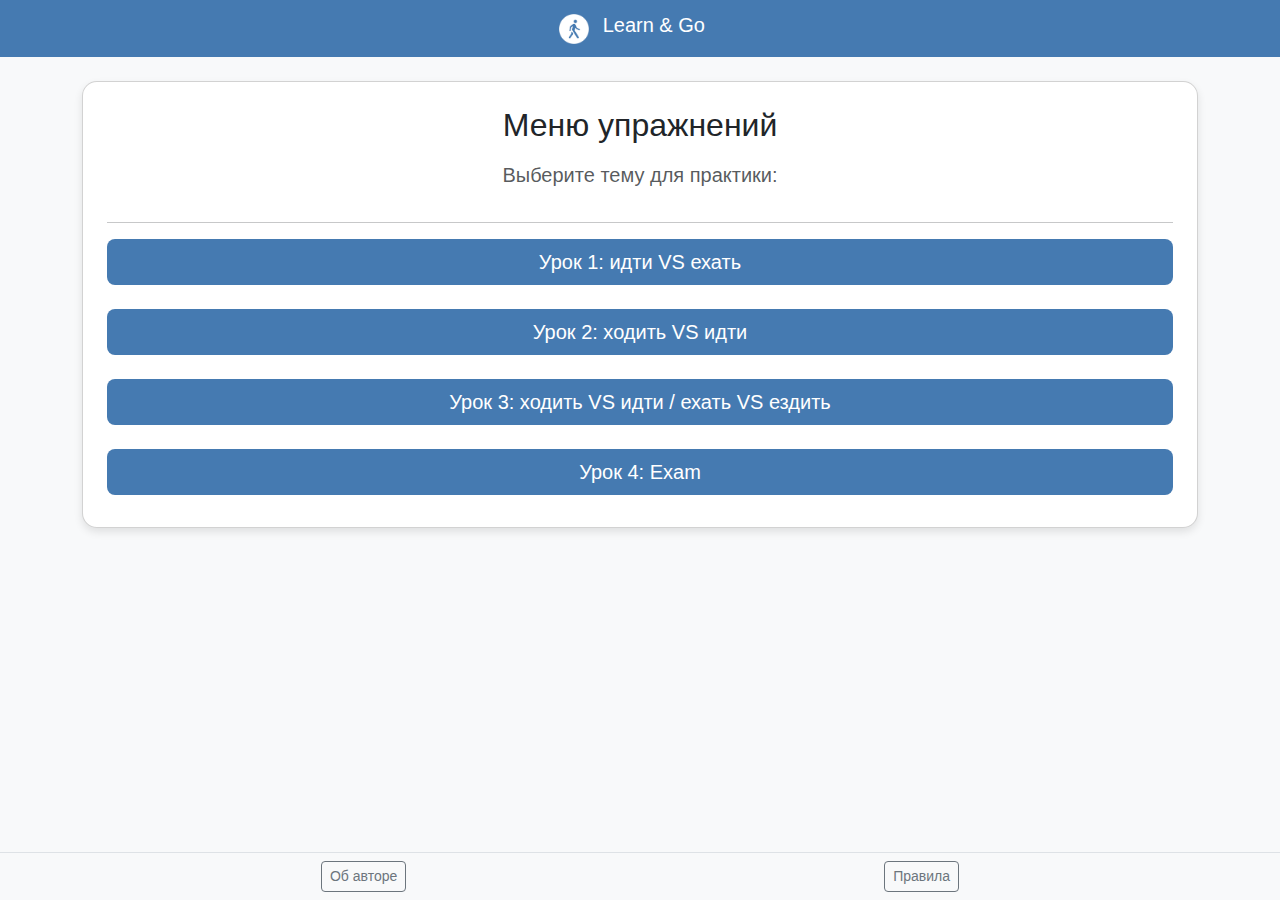
<file: index.html>
<!DOCTYPE html>
<html lang="ru">
<head>
    <meta charset="UTF-8">
    <meta name="viewport" content="width=device-width, initial-scale=1.0">
    <title>Learn & Go - Учим глаголы движения</title>
    
    <link href="https://cdn.jsdelivr.net/npm/bootstrap@5.3.0/dist/css/bootstrap.min.css" rel="stylesheet">
    
    <style>
        body { background-color: #f8f9fa; font-family: sans-serif; padding-bottom: 70px; }
        .navbar { background-color: #457ab1; }
        .card { border-radius: 15px; box-shadow: 0 4px 8px rgba(0,0,0,0.1); }
        .btn-primary { background-color: #457ab1; border: none; }
        .btn-primary:hover { background-color: #365f8a; }
    </style>
</head>
<body>

    <nav class="navbar navbar-dark mb-4">
        <div class="container justify-content-center">
            <span class="navbar-brand mb-0 h1">
                <img src="images/logo_hum.png" alt="Logo" width="30" class="d-inline-block align-text-top me-2">
                Learn & Go
            </span>
        </div>
    </nav>

 <div class="container text-center">
        <div id="main-menu" class="card p-4 mb-4">
            <h2 class="mb-3">Меню упражнений</h2>
            <p class="lead text-muted">Выберите тему для практики:</p>
            <hr>
            <div id="menu-buttons" class="d-grid gap-3">
                <p>Загрузка данных из data.js...</p>
            </div>
        </div>

        <div id="exercise-area" class="card p-4 d-none">
            <h3 id="upr-title" class="text-primary mb-4"></h3>
            
            <p id="upr-text" class="lead fs-2 my-4 fw-bold text-dark"></p>
            
            <div id="upr-buttons" class="d-grid gap-3">
            </div>
            
            <button class="btn btn-link mt-5 text-decoration-none" onclick="location.reload()">
                ← Вернуться к списку уроков
            </button>
        </div>
    </div>

        <div id="exercise-area" class="card p-4 d-none">
            <h3 id="upr-title" class="text-primary mb-4"></h3>
            <p id="upr-text" class="lead fs-3 my-4 fw-bold"></p>
            <div id="upr-buttons" class="d-grid gap-3">
                </div>
            <button class="btn btn-link mt-4" onclick="location.reload()">На главную</button>
        </div>
    </div>

    <footer class="fixed-bottom bg-light border-top p-2">
        <div class="container d-flex justify-content-around">
            <button class="btn btn-outline-secondary btn-sm">Об авторе</button>
            <button class="btn btn-outline-secondary btn-sm">Правила</button>
        </div>
    </footer>

    <script src="data.js"></script>

    <script>
        // Ждем полной загрузки страницы
        window.onload = function() {
            console.log("Скрипт меню запущен");
            const menuBox = document.getElementById('menu-buttons');
            
            if (typeof upr !== 'undefined') {
                menuBox.innerHTML = ''; 
                
                upr.forEach((item, index) => {
                    // 1. Берем заголовок из первого элемента массива (exver)
                    const title = item[0].exver; 
                    
                    const btn = document.createElement('button');
                    btn.className = 'btn btn-primary btn-lg mb-2';
                    btn.innerText = 'Урок ' + (index + 1) + ': ' + title;
                    
                    btn.onclick = function() {
                        if (typeof getupr === 'function') {
                            getupr(index + 1);
                        } else {
                            alert('Выбран: ' + title);
                        }
                    };
                    
                    menuBox.appendChild(btn);
                });
            } else {
                menuBox.innerHTML = '<p class="text-danger">Ошибка: данные upr не найдены в data.js</p>';
            }
        };
    </script>

    <script src="upr.js"></script>
</body>
</html>
</file>
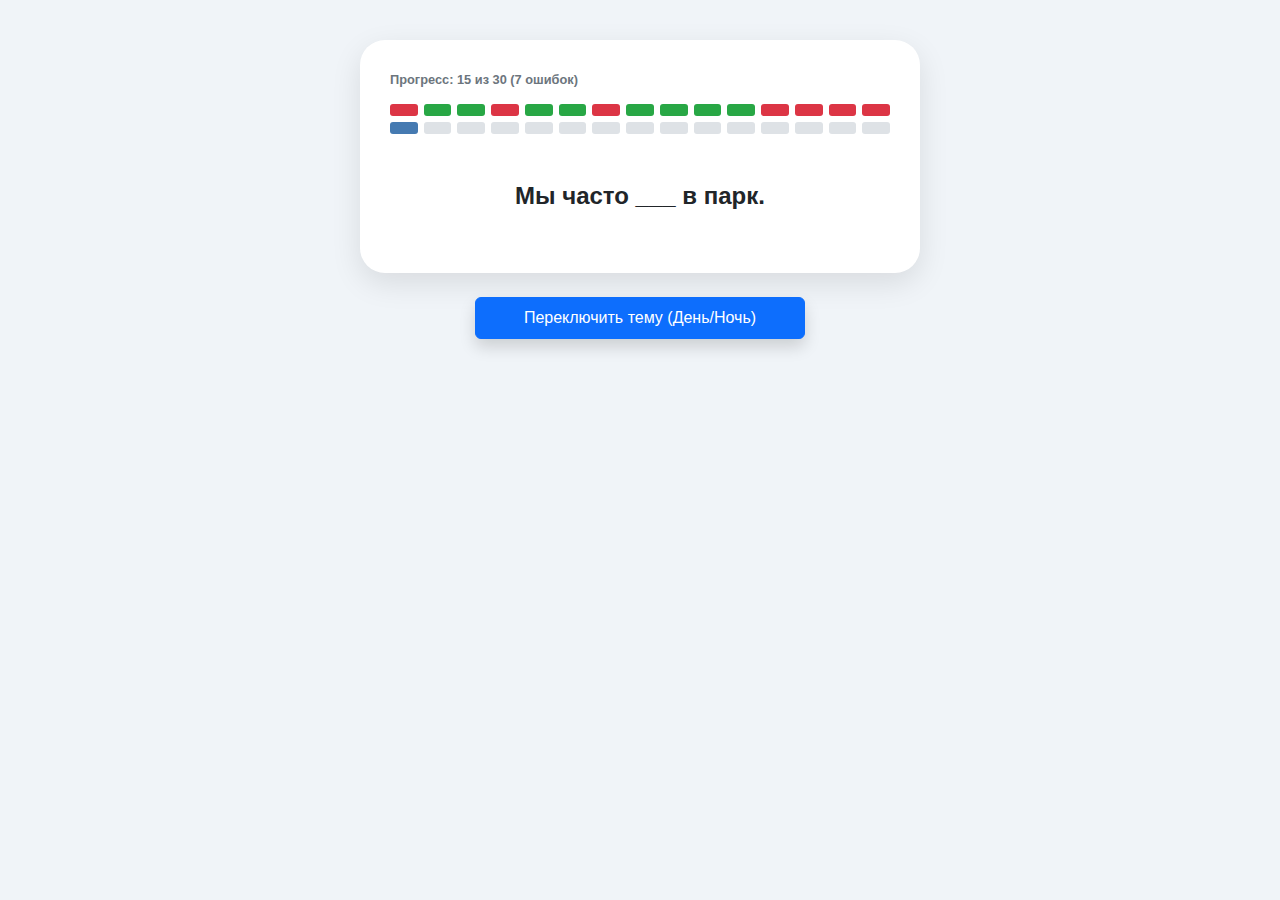
<file: test.html>
<!DOCTYPE html>
<html lang="ru">
<head>
    <meta charset="UTF-8">
    <meta name="viewport" content="width=device-width, initial-scale=1.0">
    <title>Фикс интерфейса - Learn & Go</title>
    <link href="https://cdn.jsdelivr.net/npm/bootstrap@5.3.0/dist/css/bootstrap.min.css" rel="stylesheet">
    
    <style>
        /* ПЕРЕМЕННЫЕ */
        :root {
            --bg-body: #f0f4f8;
            --bg-card: #ffffff;
            --text-main: #212529;
            --border-color: #dee2e6;
        }

        /* ТЕМА (исправлено на селектор без тега для надежности) */
        [data-theme="dark"] {
            --bg-body: #121212;
            --bg-card: #1e1e1e;
            --text-main: #e9ecef;
            --border-color: #383d41;
        }

        body { 
            background-color: var(--bg-body); 
            color: var(--text-main); 
            font-family: 'Segoe UI', sans-serif;
            transition: background-color 0.3s ease;
        }

        .content-wrapper { max-width: 600px; margin: 0 auto; padding: 40px 20px; }

        .sandbox-card { 
            background: var(--bg-card); 
            border-radius: 25px; 
            padding: 30px; 
            box-shadow: 0 10px 30px rgba(0,0,0,0.1);
        }

        /* СТИЛЬ СЕГМЕНТОВ */
        .segment {
            height: 12px;                /* Высота видна сразу */
            background-color: var(--border-color); 
            border-radius: 3px;
            min-width: 5px;             /* Гарантия видимости */
        }

        .segment.correct { background-color: #28a745 !important; }
        .segment.wrong { background-color: #dc3545 !important; }
        .segment.active { background-color: #457ab1 !important; }

        /* СЕТКА (ДВА РЯДА ПО 15) */
        .segments-grid {
            display: grid;
            grid-template-columns: repeat(15, 1fr); 
            gap: 6px; 
        }

        .test-label { font-size: 0.8rem; font-weight: 800; color: #6c757d; margin-bottom: 15px; display: block; }
    </style>
</head>
<body>

<div class="content-wrapper">
    <div class="sandbox-card">
        <span class="test-label">Прогресс: 15 из 30 (7 ошибок)</span>
        
        <div id="segments-grid" class="segments-grid mb-4"></div>

        <div class="text-center py-4">
            <h4 style="font-weight: 700;">Мы часто ___ в парк.</h4>
        </div>
    </div>

    <div class="text-center mt-4">
        <button class="btn btn-primary px-5 py-2 shadow" onclick="toggleTheme()">
            Переключить тему (День/Ночь)
        </button>
    </div>
</div>

<script>
    // Функция переключения темы (теперь на <html> для 100% срабатывания)
    function toggleTheme() {
        const root = document.documentElement;
        if (root.getAttribute('data-theme') === 'dark') {
            root.removeAttribute('data-theme');
        } else {
            root.setAttribute('data-theme', 'dark');
        }
    }

    // Генерация сегментов именно в том виде, который вы просили
    function renderStaticTest() {
        const total = 30;
        const answered = 15;
        const errorsCount = 7;
        const container = document.getElementById('segments-grid');
        
        if (!container) return;
        container.innerHTML = '';

        // Создаем массив индексов для случайных ошибок
        let indices = Array.from({length: answered}, (_, i) => i);
        // Перемешиваем
        indices.sort(() => Math.random() - 0.5);
        // Берем первые 7 для ошибок
        const errorIndices = indices.slice(0, errorsCount);

        for (let i = 0; i < total; i++) {
            const seg = document.createElement('div');
            seg.className = 'segment';
            
            if (i < answered) {
                // Если индекс в списке ошибок - красный, иначе зеленый
                seg.classList.add(errorIndices.includes(i) ? 'wrong' : 'correct');
            } else if (i === answered) {
                // Текущий вопрос - синий
                seg.classList.add('active');
            }
            
            container.appendChild(seg);
        }
    }

    // Запуск после полной загрузки страницы
    window.addEventListener('DOMContentLoaded', renderStaticTest);
</script>

</body>
</html>
</file>
